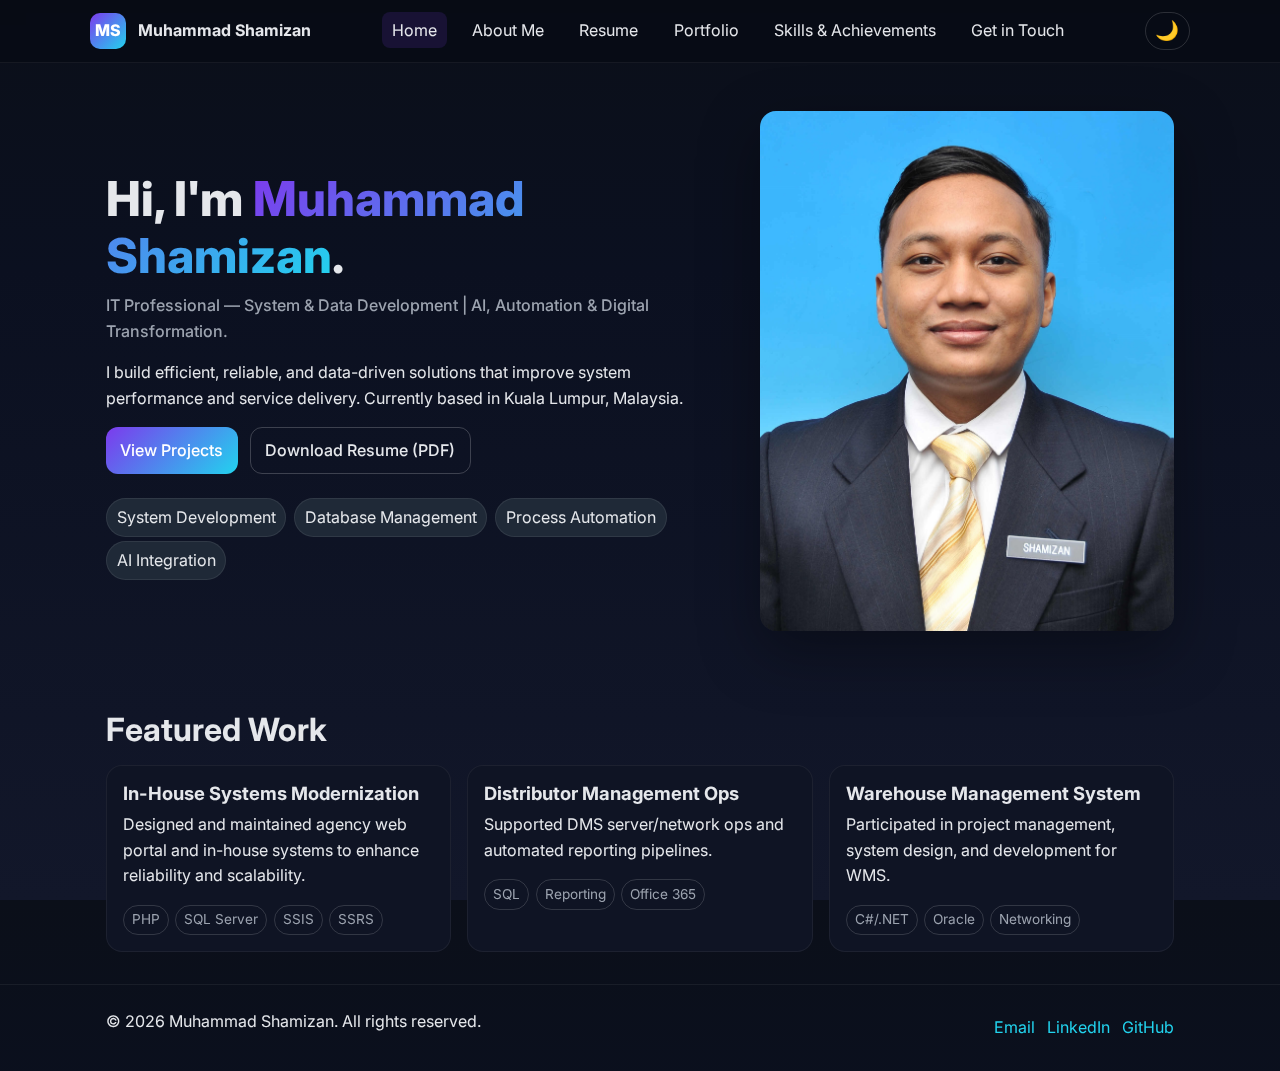
<file: index.html>
<!doctype html>
<html lang="en">
<head>
  <meta charset="utf-8" />
  <meta name="viewport" content="width=device-width, initial-scale=1" />
  <title>Home · Muhammad Shamizan</title>
  <meta name="description" content="Personal website and portfolio of Muhammad Shamizan Kamarudin — IT professional focused on system & data development, AI, automation and digital transformation." />
  <link rel="preconnect" href="https://fonts.googleapis.com">
  <link rel="preconnect" href="https://fonts.gstatic.com" crossorigin>
  <link href="https://fonts.googleapis.com/css2?family=Inter:wght@400;500;600;700;800&display=swap" rel="stylesheet">
  <link rel="stylesheet" href="assets/css/style.css" />
</head>
<body>
<a class="skip-link" href="#content">Skip to content</a>
<header class="site-header">
  <div class="container header-inner">
    <a class="brand" href="index.html" aria-label="Home">
      <span class="brand-logo" aria-hidden="true">MS</span>
      <span class="brand-text">Muhammad Shamizan</span>
    </a>
    <button class="nav-toggle" aria-controls="nav" aria-expanded="false">
      <span class="sr-only">Toggle navigation</span>
      ☰
    </button>
    <nav id="nav" class="site-nav" aria-label="Main navigation">
      <ul>
        <li><a href="index.html">Home</a></li>
        <li><a href="about.html">About Me</a></li>
        <li><a href="resume.html">Resume</a></li>
        <li><a href="portfolio.html">Portfolio</a></li>
        <li><a href="skills.html">Skills &amp; Achievements</a></li>
        <li><a href="contact.html">Get in Touch</a></li>
      </ul>
    </nav>
    <button id="theme-toggle" class="theme-toggle" aria-label="Toggle dark mode">🌓</button>
  </div>
</header>
<main id="content" tabindex="-1">

<section class="hero">
  <div class="container grid-2">
    <div>
      <h1 class="headline">Hi, I'm <span class="accent">Muhammad Shamizan</span>.</h1>
      <p class="subhead">IT Professional — System &amp; Data Development | AI, Automation &amp; Digital Transformation.</p>
      <p>I build efficient, reliable, and data-driven solutions that improve system performance and service delivery. Currently based in Kuala Lumpur, Malaysia.</p>
      <div class="cta">
        <a class="btn primary" href="portfolio.html">View Projects</a>
        <a class="btn" href="assets/docs/Muhammad-Shamizan-Resume.pdf" download>Download Resume (PDF)</a>
      </div>
      <div class="highlights" role="list" aria-label="Key strengths">
        <div class="pill" role="listitem">System Development</div>
        <div class="pill" role="listitem">Database Management</div>
        <div class="pill" role="listitem">Process Automation</div>
        <div class="pill" role="listitem">AI Integration</div>
      </div>
    </div>
    <div>
      <img class="hero-img" src="assets/img/profile.jpg" alt="Profile placeholder illustration" />
    </div>
  </div>
</section>

<section class="featured">
  <div class="container">
    <h2>Featured Work</h2>
    <div class="cards">
      <article class="card">
        <h3>In-House Systems Modernization</h3>
        <p>Designed and maintained agency web portal and in-house systems to enhance reliability and scalability.</p>
        <ul class="tags"><li>PHP</li><li>SQL Server</li><li>SSIS</li><li>SSRS</li></ul>
      </article>
      <article class="card">
        <h3>Distributor Management Ops</h3>
        <p>Supported DMS server/network ops and automated reporting pipelines.</p>
        <ul class="tags"><li>SQL</li><li>Reporting</li><li>Office 365</li></ul>
      </article>
      <article class="card">
        <h3>Warehouse Management System</h3>
        <p>Participated in project management, system design, and development for WMS.</p>
        <ul class="tags"><li>C#/.NET</li><li>Oracle</li><li>Networking</li></ul>
      </article>
    </div>
  </div>
</section>

</main>
<footer class="site-footer">
  <div class="container footer-inner">
    <p>&copy; <span id="year"></span> Muhammad Shamizan. All rights reserved.</p>
    <ul class="social">
      <li><a href="mailto:shamizan@oum.edu.my">Email</a></li>
      <li><a href="https://www.linkedin.com/in/shamizan" rel="noopener">LinkedIn</a></li>
      <li><a href="https://github.com/shamizann" rel="noopener">GitHub</a></li>
    </ul>
  </div>
</footer>
<script src="assets/js/main.js"></script>
</body>
</html>
</file>
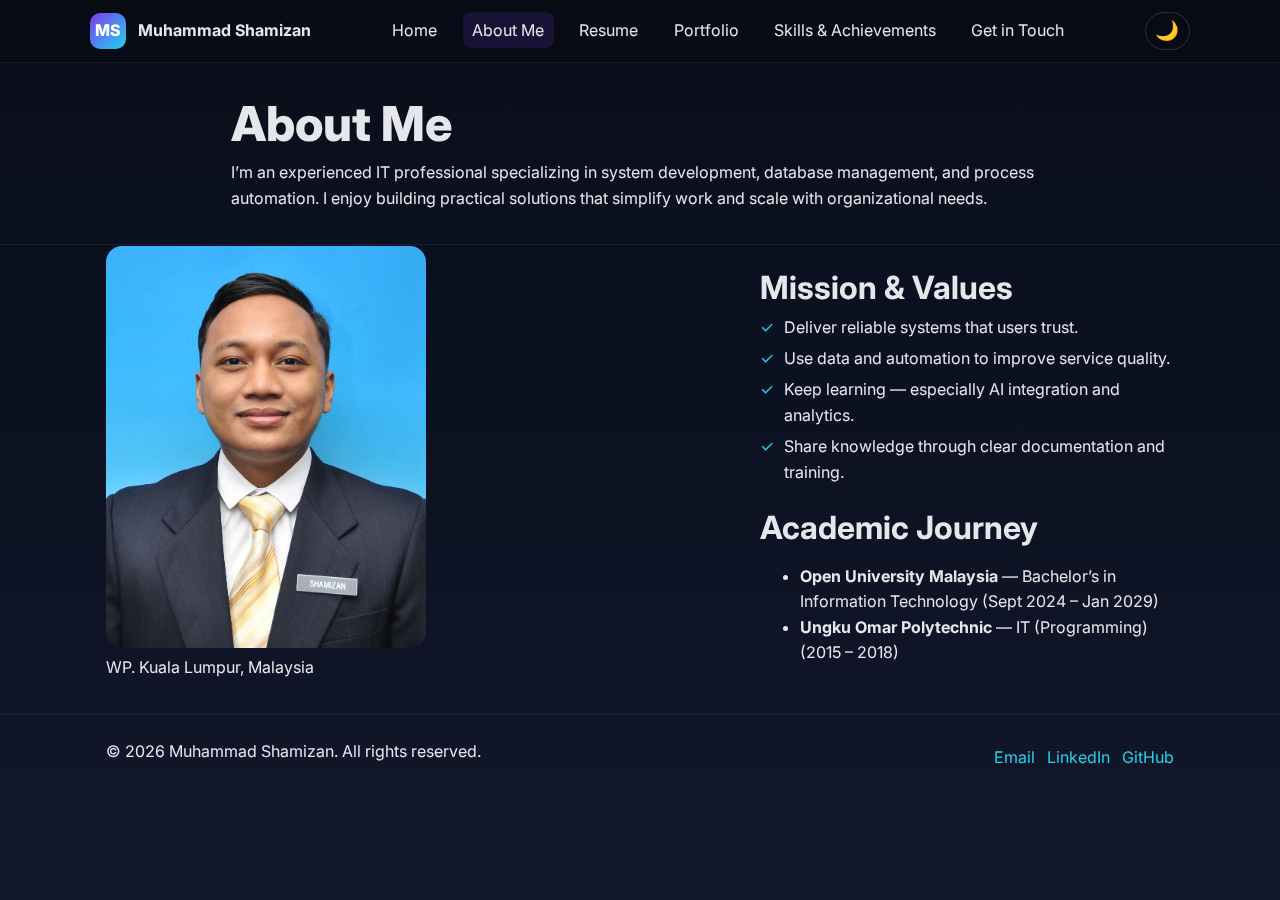
<file: about.html>
<!doctype html>
<html lang="en">
<head>
  <meta charset="utf-8" />
  <meta name="viewport" content="width=device-width, initial-scale=1" />
  <title>About Me · Muhammad Shamizan</title>
  <meta name="description" content="Personal website and portfolio of Muhammad Shamizan Kamarudin — IT professional focused on system & data development, AI, automation and digital transformation." />
  <link rel="preconnect" href="https://fonts.googleapis.com">
  <link rel="preconnect" href="https://fonts.gstatic.com" crossorigin>
  <link href="https://fonts.googleapis.com/css2?family=Inter:wght@400;500;600;700;800&display=swap" rel="stylesheet">
  <link rel="stylesheet" href="assets/css/style.css" />
</head>
<body>
<a class="skip-link" href="#content">Skip to content</a>
<header class="site-header">
  <div class="container header-inner">
    <a class="brand" href="index.html" aria-label="Home">
      <span class="brand-logo" aria-hidden="true">MS</span>
      <span class="brand-text">Muhammad Shamizan</span>
    </a>
    <button class="nav-toggle" aria-controls="nav" aria-expanded="false">
      <span class="sr-only">Toggle navigation</span>
      ☰
    </button>
    <nav id="nav" class="site-nav" aria-label="Main navigation">
      <ul>
        <li><a href="index.html">Home</a></li>
        <li><a href="about.html">About Me</a></li>
        <li><a href="resume.html">Resume</a></li>
        <li><a href="portfolio.html">Portfolio</a></li>
        <li><a href="skills.html">Skills &amp; Achievements</a></li>
        <li><a href="contact.html">Get in Touch</a></li>
      </ul>
    </nav>
    <button id="theme-toggle" class="theme-toggle" aria-label="Toggle dark mode">🌓</button>
  </div>
</header>
<main id="content" tabindex="-1">

<section class="page-header">
  <div class="container narrow">
    <h1>About Me</h1>
    <p class="lede">I’m an experienced IT professional specializing in system development, database management, and process automation. I enjoy building practical solutions that simplify work and scale with organizational needs.</p>
  </div>
</section>

<section class="about grid-2 container">
  <figure class="profile">
    <img src="assets/img/profile.jpg" alt="Professional headshot of Muhammad Shamizan" />
    <figcaption>WP. Kuala Lumpur, Malaysia</figcaption>
  </figure>
  <div>
    <h2>Mission &amp; Values</h2>
    <ul class="checklist">
      <li>Deliver reliable systems that users trust.</li>
      <li>Use data and automation to improve service quality.</li>
      <li>Keep learning — especially AI integration and analytics.</li>
      <li>Share knowledge through clear documentation and training.</li>
    </ul>
    <h2>Academic Journey</h2>
    <ul>
      <li><strong>Open University Malaysia</strong> — Bachelor’s in Information Technology (Sept 2024 – Jan 2029)</li>
      <li><strong>Ungku Omar Polytechnic</strong> — IT (Programming) (2015 – 2018)</li>
    </ul>
  </div>
</section>

</main>
<footer class="site-footer">
  <div class="container footer-inner">
    <p>&copy; <span id="year"></span> Muhammad Shamizan. All rights reserved.</p>
    <ul class="social">
      <li><a href="mailto:shamizan@oum.edu.my">Email</a></li>
      <li><a href="https://www.linkedin.com/in/shamizan" rel="noopener">LinkedIn</a></li>
      <li><a href="https://github.com/shamizann" rel="noopener">GitHub</a></li>
    </ul>
  </div>
</footer>
<script src="assets/js/main.js"></script>
</body>
</html>
</file>
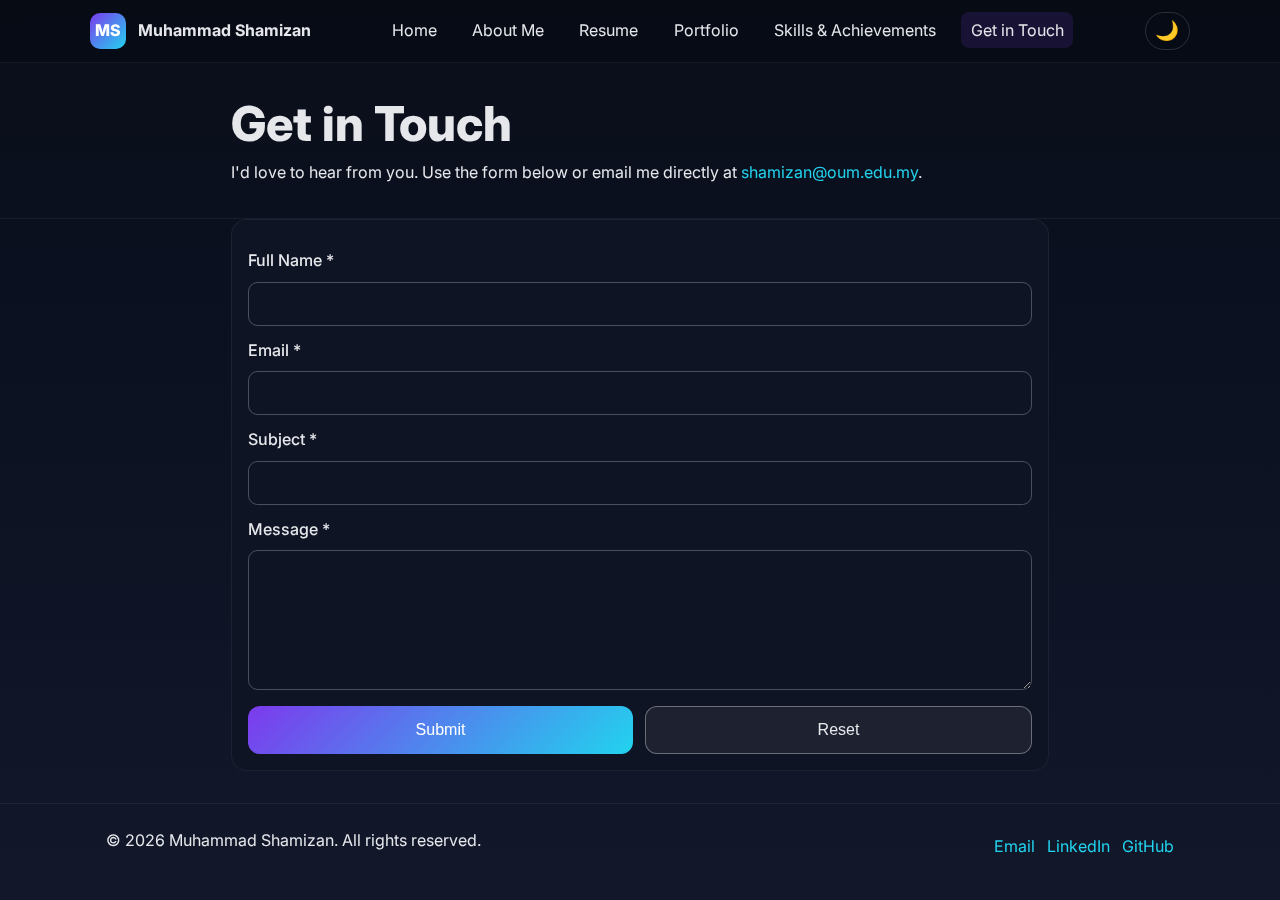
<file: contact.html>
<!doctype html>
<html lang="en">
<head>
  <meta charset="utf-8" />
  <meta name="viewport" content="width=device-width, initial-scale=1" />
  <title>Get in Touch · Muhammad Shamizan</title>
  <meta name="description" content="Personal website and portfolio of Muhammad Shamizan Kamarudin — IT professional focused on system & data development, AI, automation and digital transformation." />
  <link rel="preconnect" href="https://fonts.googleapis.com">
  <link rel="preconnect" href="https://fonts.gstatic.com" crossorigin>
  <link href="https://fonts.googleapis.com/css2?family=Inter:wght@400;500;600;700;800&display=swap" rel="stylesheet">
  <link rel="stylesheet" href="assets/css/style.css" />
</head>
<body>
<a class="skip-link" href="#content">Skip to content</a>
<header class="site-header">
  <div class="container header-inner">
    <a class="brand" href="index.html" aria-label="Home">
      <span class="brand-logo" aria-hidden="true">MS</span>
      <span class="brand-text">Muhammad Shamizan</span>
    </a>
    <button class="nav-toggle" aria-controls="nav" aria-expanded="false">
      <span class="sr-only">Toggle navigation</span>
      ☰
    </button>
    <nav id="nav" class="site-nav" aria-label="Main navigation">
      <ul>
        <li><a href="index.html">Home</a></li>
        <li><a href="about.html">About Me</a></li>
        <li><a href="resume.html">Resume</a></li>
        <li><a href="portfolio.html">Portfolio</a></li>
        <li><a href="skills.html">Skills &amp; Achievements</a></li>
        <li><a href="contact.html">Get in Touch</a></li>
      </ul>
    </nav>
    <button id="theme-toggle" class="theme-toggle" aria-label="Toggle dark mode">🌓</button>
  </div>
</header>
<main id="content" tabindex="-1">

<section class="page-header">
  <div class="container narrow">
    <h1>Get in Touch</h1>
    <p>I'd love to hear from you. Use the form below or email me directly at <a href="mailto:shamizan@oum.edu.my">shamizan@oum.edu.my</a>.</p>
  </div>
</section>

<section class="container narrow">
  <form class="contact-form" aria-describedby="contact-hint" action="#" method="post" novalidate>
    <p id="contact-hint" class="sr-only">Fields marked * are required.</p>
    <div class="field">
      <label for="name">Full Name *</label>
      <input id="name" name="name" type="text" required />
    </div>
    <div class="field">
      <label for="email">Email *</label>
      <input id="email" name="email" type="email" required />
    </div>
    <div class="field">
      <label for="subject">Subject *</label>
      <input id="subject" name="subject" type="text" required />
    </div>
    <div class="field">
      <label for="message">Message *</label>
      <textarea id="message" name="message" rows="6" required></textarea>
    </div>
    <div class="actions">
      <button type="submit" class="btn primary">Submit</button>
      <button type="reset" class="btn">Reset</button>
    </div>
  </form>
</section>

</main>
<footer class="site-footer">
  <div class="container footer-inner">
    <p>&copy; <span id="year"></span> Muhammad Shamizan. All rights reserved.</p>
    <ul class="social">
      <li><a href="mailto:shamizan@oum.edu.my">Email</a></li>
      <li><a href="https://www.linkedin.com/in/shamizan" rel="noopener">LinkedIn</a></li>
      <li><a href="https://github.com/shamizann" rel="noopener">GitHub</a></li>
    </ul>
  </div>
</footer>
<script src="assets/js/main.js"></script>
</body>
</html>
</file>
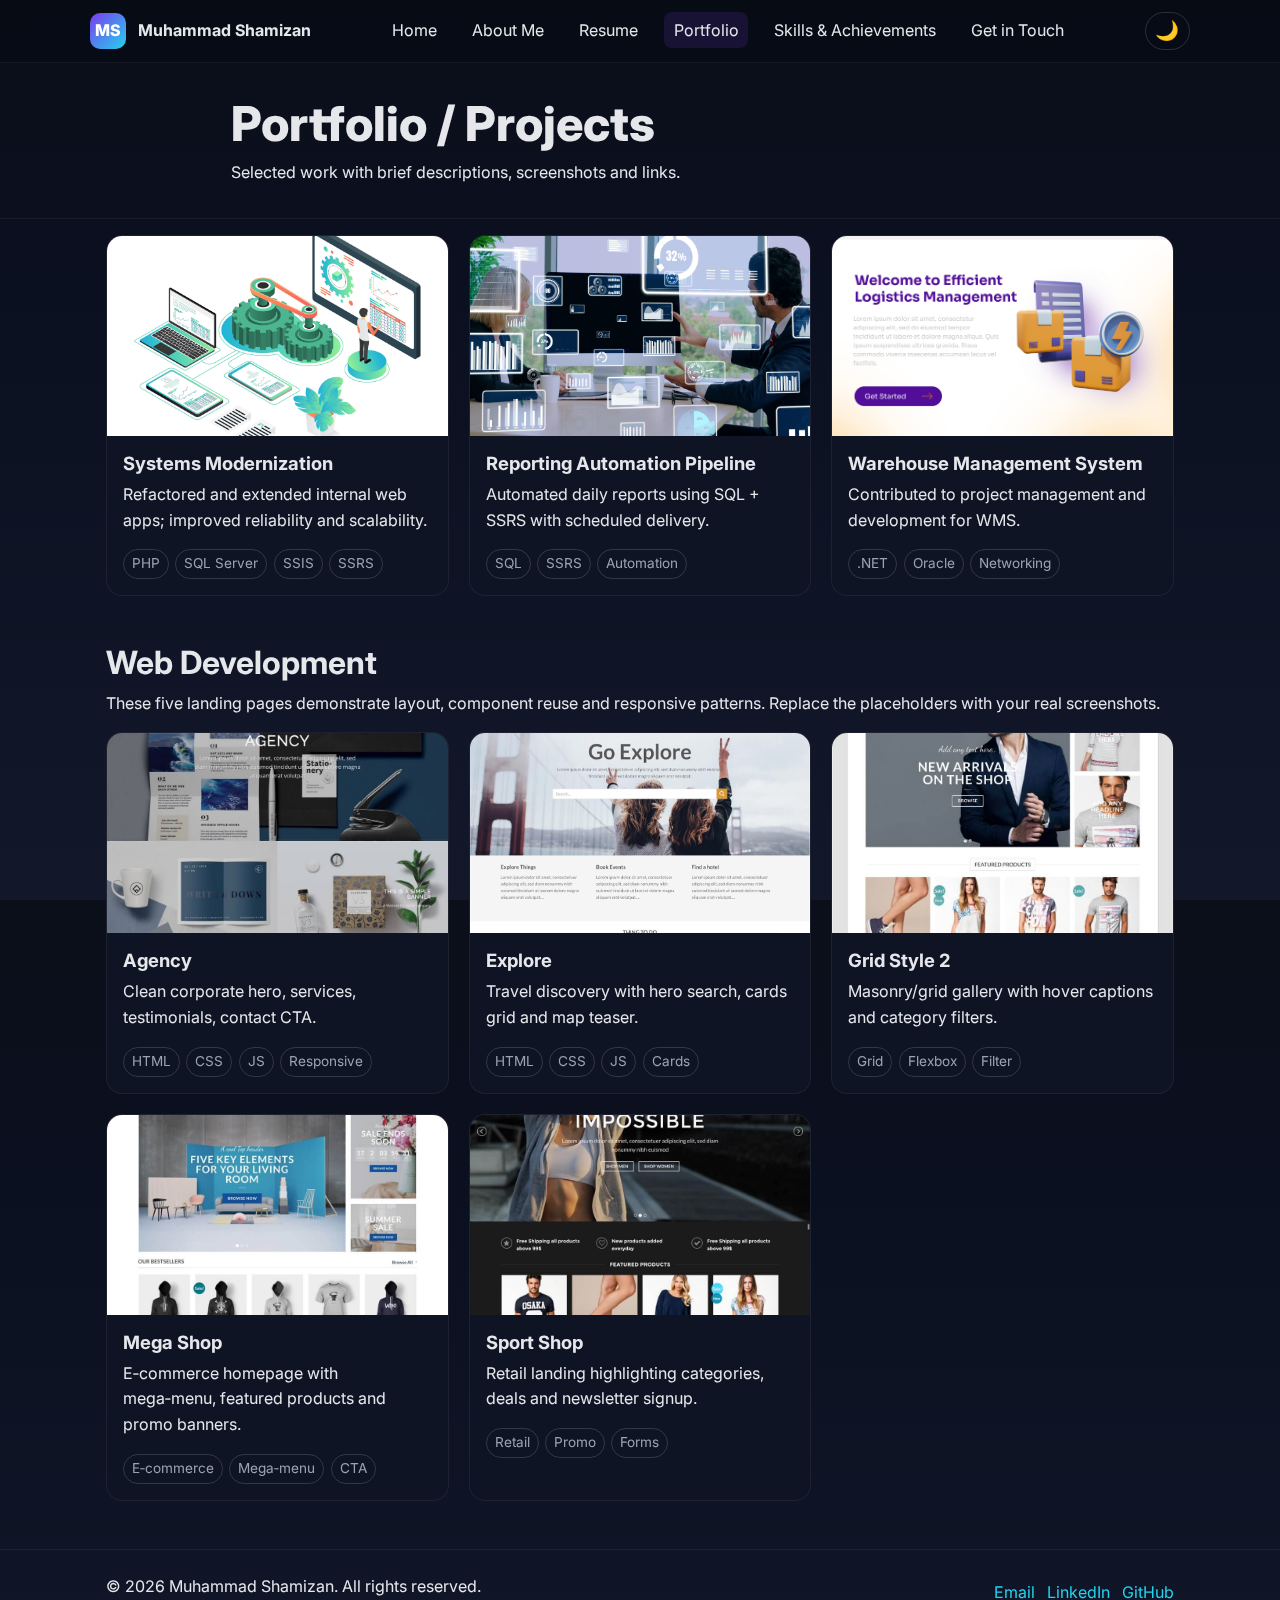
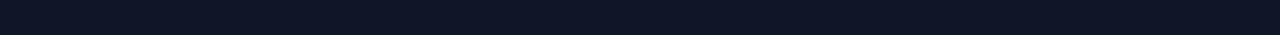
<file: portfolio.html>
<!doctype html>
<html lang="en">
<head>
  <meta charset="utf-8" />
  <meta name="viewport" content="width=device-width, initial-scale=1" />
  <title>Portfolio / Projects · Muhammad Shamizan</title>
  <meta name="description" content="Personal website and portfolio of Muhammad Shamizan Kamarudin — IT professional focused on system & data development, AI, automation and digital transformation." />
  <link rel="preconnect" href="https://fonts.googleapis.com">
  <link rel="preconnect" href="https://fonts.gstatic.com" crossorigin>
  <link href="https://fonts.googleapis.com/css2?family=Inter:wght@400;500;600;700;800&display=swap" rel="stylesheet">
  <link rel="stylesheet" href="assets/css/style.css" />
  <script>
    // Prevent flash of unstyled theme - Dark mode default
    (function() {
      const theme = localStorage.getItem('theme') || 'dark';
      if (theme === 'light') {
        document.documentElement.classList.add('light');
      }
    })();
  </script>
</head>
<body>
<a class="skip-link" href="#content">Skip to content</a>
<header class="site-header">
  <div class="container header-inner">
    <a class="brand" href="index.html" aria-label="Home">
      <span class="brand-logo" aria-hidden="true">MS</span>
      <span class="brand-text">Muhammad Shamizan</span>
    </a>
    <button class="nav-toggle" aria-controls="nav" aria-expanded="false">
      <span class="sr-only">Toggle navigation</span>
      ☰
    </button>
    <nav id="nav" class="site-nav" aria-label="Main navigation">
      <ul>
        <li><a href="index.html">Home</a></li>
        <li><a href="about.html">About Me</a></li>
        <li><a href="resume.html">Resume</a></li>
        <li><a href="portfolio.html">Portfolio</a></li>
        <li><a href="skills.html">Skills &amp; Achievements</a></li>
        <li><a href="contact.html">Get in Touch</a></li>
      </ul>
    </nav>
    <button id="theme-toggle" class="theme-toggle" aria-label="Toggle dark mode">🌓</button>
  </div>
</header>
<main id="content" tabindex="-1">

<section class="page-header">
  <div class="container narrow">
    <h1>Portfolio / Projects</h1>
    <p>Selected work with brief descriptions, screenshots and links.</p>
  </div>
</section>

<section class="container projects grid-3">
  <article class="project-card">
    <img src="assets/img/projects/seo_analysis.jpg" alt="Screenshot of Systems Modernization project" />
    <div class="project-body">
      <h3>Systems Modernization</h3>
      <p>Refactored and extended internal web apps; improved reliability and scalability.</p>
      <ul class="tags"><li>PHP</li><li>SQL Server</li><li>SSIS</li><li>SSRS</li></ul>
    </div>
  </article>
  <article class="project-card">
    <img src="assets/img/projects/reporting.jpg" alt="Screenshot of Reporting Automation Pipeline project" />
    <div class="project-body">
      <h3>Reporting Automation Pipeline</h3>
      <p>Automated daily reports using SQL + SSRS with scheduled delivery.</p>
      <ul class="tags"><li>SQL</li><li>SSRS</li><li>Automation</li></ul>
    </div>
  </article>
  <article class="project-card">
    <img src="assets/img/projects/warehouse-ms.jpg" alt="Screenshot of Warehouse Management System project" />
    <div class="project-body">
      <h3>Warehouse Management System</h3>
      <p>Contributed to project management and development for WMS.</p>
      <ul class="tags"><li>.NET</li><li>Oracle</li><li>Networking</li></ul>
    </div>
  </article>
</section>

<section class="container">
  <h2>Web Development</h2>
  <p>These five landing pages demonstrate layout, component reuse and responsive patterns. Replace the placeholders with your real screenshots.</p>
  <div class="projects grid-3">
    <article class="project-card">
      <img src="assets/img/projects/agency.jpg" alt="Agency — Corporate Landing Page" />
      <div class="project-body">
        <h3>Agency</h3>
        <p>Clean corporate hero, services, testimonials, contact CTA.</p>
        <ul class="tags"><li>HTML</li><li>CSS</li><li>JS</li><li>Responsive</li></ul>
      </div>
    </article>
    <article class="project-card">
      <img src="assets/img/projects/explore.jpg" alt="Explore — Travel &amp; Destinations" />
      <div class="project-body">
        <h3>Explore</h3>
        <p>Travel discovery with hero search, cards grid and map teaser.</p>
        <ul class="tags"><li>HTML</li><li>CSS</li><li>JS</li><li>Cards</li></ul>
      </div>
    </article>
    <article class="project-card">
      <img src="assets/img/projects/grid-style-2.jpg" alt="Grid Style 2 — Gallery Layout" />
      <div class="project-body">
        <h3>Grid Style 2</h3>
        <p>Masonry/grid gallery with hover captions and category filters.</p>
        <ul class="tags"><li>Grid</li><li>Flexbox</li><li>Filter</li></ul>
      </div>
    </article>
    <article class="project-card">
      <img src="assets/img/projects/mega-shop.jpg" alt="Mega Shop — E‑commerce Home" />
      <div class="project-body">
        <h3>Mega Shop</h3>
        <p>E‑commerce homepage with mega‑menu, featured products and promo banners.</p>
        <ul class="tags"><li>E‑commerce</li><li>Mega‑menu</li><li>CTA</li></ul>
      </div>
    </article>
    <article class="project-card">
      <img src="assets/img/projects/sport-shop.jpg" alt="Sport Shop — Retail Landing" />
      <div class="project-body">
        <h3>Sport Shop</h3>
        <p>Retail landing highlighting categories, deals and newsletter signup.</p>
        <ul class="tags"><li>Retail</li><li>Promo</li><li>Forms</li></ul>
      </div>
    </article>
  </div>
</section>

</main>
<footer class="site-footer">
  <div class="container footer-inner">
    <p>&copy; <span id="year"></span> Muhammad Shamizan. All rights reserved.</p>
    <ul class="social">
      <li><a href="mailto:shamizan@oum.edu.my">Email</a></li>
      <li><a href="https://www.linkedin.com/in/shamizan" rel="noopener">LinkedIn</a></li>
      <li><a href="https://github.com/shamizann" rel="noopener">GitHub</a></li>
    </ul>
  </div>
</footer>
<script src="assets/js/main.js"></script>
</body>
</html>
</file>
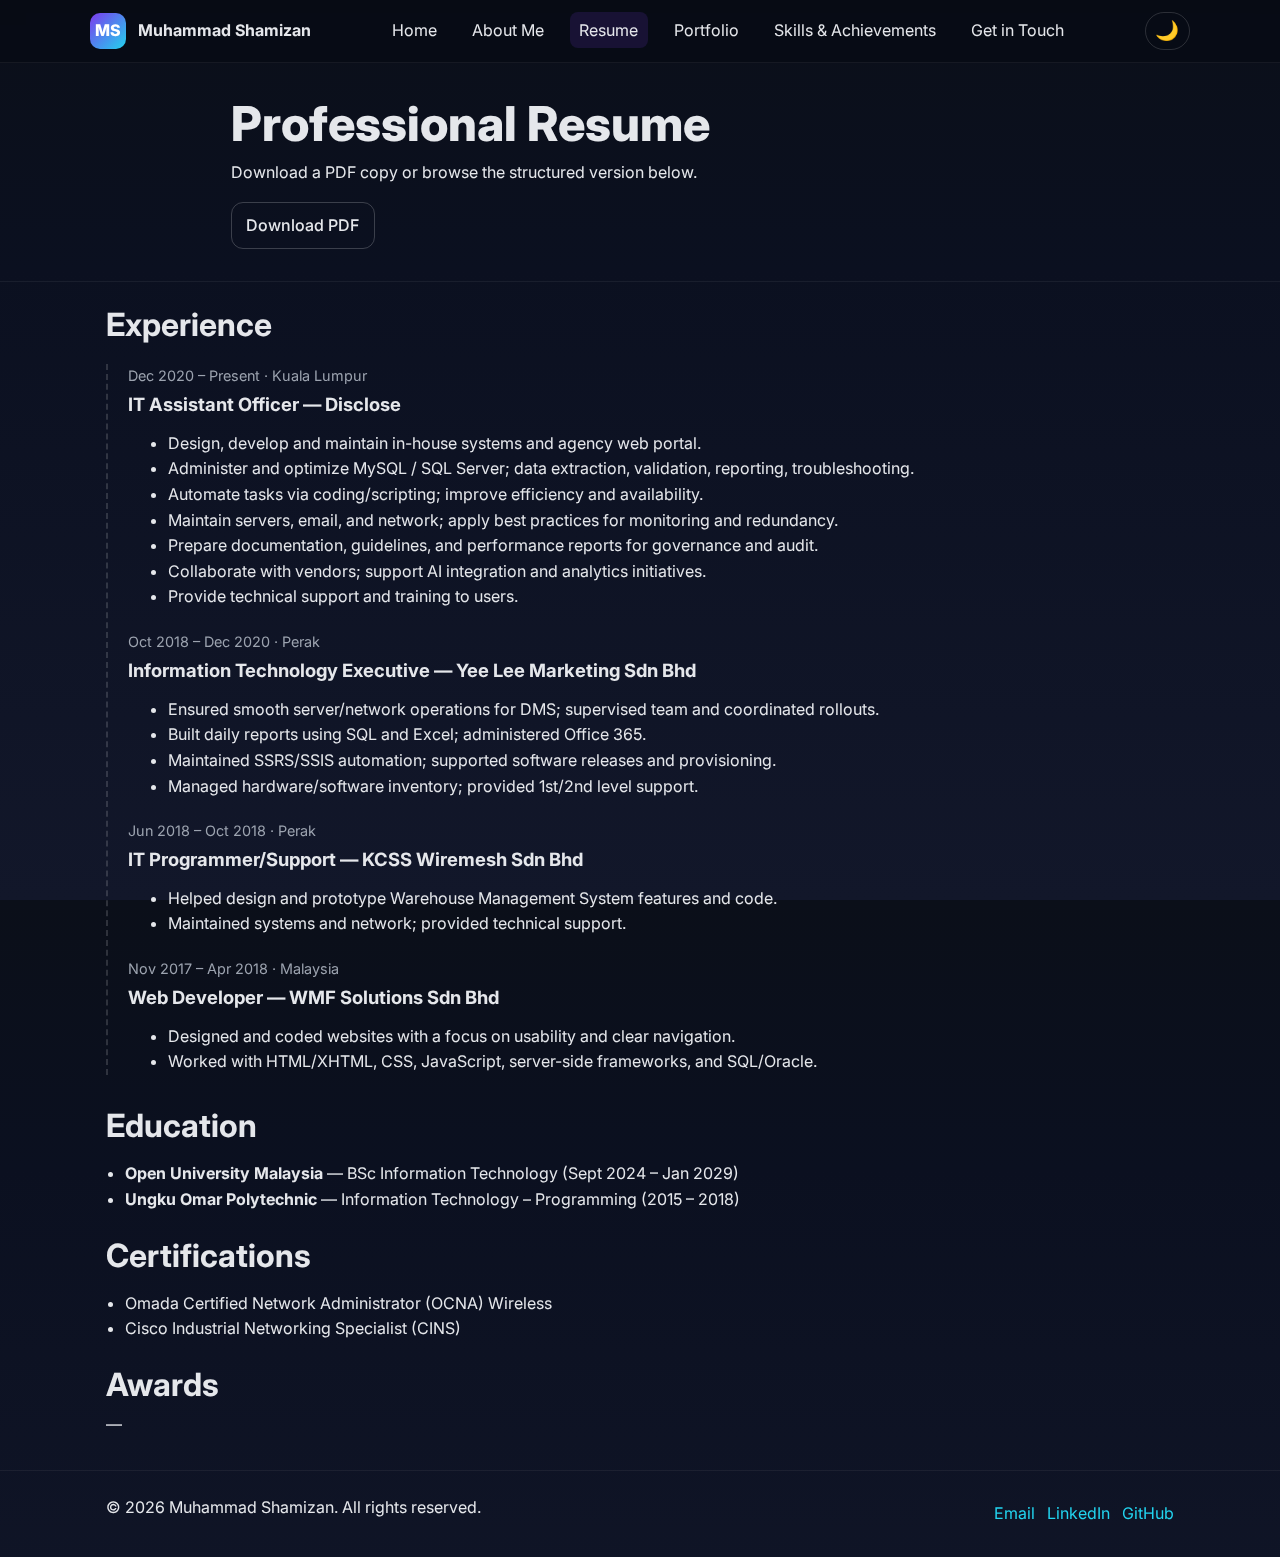
<file: resume.html>
<!doctype html>
<html lang="en">
<head>
  <meta charset="utf-8" />
  <meta name="viewport" content="width=device-width, initial-scale=1" />
  <title>Professional Resume · Muhammad Shamizan</title>
  <meta name="description" content="Personal website and portfolio of Muhammad Shamizan Kamarudin — IT professional focused on system & data development, AI, automation and digital transformation." />
  <link rel="preconnect" href="https://fonts.googleapis.com">
  <link rel="preconnect" href="https://fonts.gstatic.com" crossorigin>
  <link href="https://fonts.googleapis.com/css2?family=Inter:wght@400;500;600;700;800&display=swap" rel="stylesheet">
  <link rel="stylesheet" href="assets/css/style.css" />
</head>
<body>
<a class="skip-link" href="#content">Skip to content</a>
<header class="site-header">
  <div class="container header-inner">
    <a class="brand" href="index.html" aria-label="Home">
      <span class="brand-logo" aria-hidden="true">MS</span>
      <span class="brand-text">Muhammad Shamizan</span>
    </a>
    <button class="nav-toggle" aria-controls="nav" aria-expanded="false">
      <span class="sr-only">Toggle navigation</span>
      ☰
    </button>
    <nav id="nav" class="site-nav" aria-label="Main navigation">
      <ul>
        <li><a href="index.html">Home</a></li>
        <li><a href="about.html">About Me</a></li>
        <li><a href="resume.html">Resume</a></li>
        <li><a href="portfolio.html">Portfolio</a></li>
        <li><a href="skills.html">Skills &amp; Achievements</a></li>
        <li><a href="contact.html">Get in Touch</a></li>
      </ul>
    </nav>
    <button id="theme-toggle" class="theme-toggle" aria-label="Toggle dark mode">🌓</button>
  </div>
</header>
<main id="content" tabindex="-1">

<section class="page-header">
  <div class="container narrow">
    <h1>Professional Resume</h1>
    <p>Download a PDF copy or browse the structured version below.</p>
    <p><a class="btn" href="assets/docs/Muhammad-Shamizan-Resume.pdf" download>Download PDF</a></p>
  </div>
</section>

<section class="container resume">
  <h2>Experience</h2>
  <article class="timeline">
    <div class="entry">
      <div class="when">Dec 2020 – Present · Kuala Lumpur</div>
      <h3>IT Assistant Officer — Disclose</h3>
      <ul>
        <li>Design, develop and maintain in-house systems and agency web portal.</li>
        <li>Administer and optimize MySQL / SQL Server; data extraction, validation, reporting, troubleshooting.</li>
        <li>Automate tasks via coding/scripting; improve efficiency and availability.</li>
        <li>Maintain servers, email, and network; apply best practices for monitoring and redundancy.</li>
        <li>Prepare documentation, guidelines, and performance reports for governance and audit.</li>
        <li>Collaborate with vendors; support AI integration and analytics initiatives.</li>
        <li>Provide technical support and training to users.</li>
      </ul>
    </div>
    <div class="entry">
      <div class="when">Oct 2018 – Dec 2020 · Perak</div>
      <h3>Information Technology Executive — Yee Lee Marketing Sdn Bhd</h3>
      <ul>
        <li>Ensured smooth server/network operations for DMS; supervised team and coordinated rollouts.</li>
        <li>Built daily reports using SQL and Excel; administered Office 365.</li>
        <li>Maintained SSRS/SSIS automation; supported software releases and provisioning.</li>
        <li>Managed hardware/software inventory; provided 1st/2nd level support.</li>
      </ul>
    </div>
    <div class="entry">
      <div class="when">Jun 2018 – Oct 2018 · Perak</div>
      <h3>IT Programmer/Support — KCSS Wiremesh Sdn Bhd</h3>
      <ul>
        <li>Helped design and prototype Warehouse Management System features and code.</li>
        <li>Maintained systems and network; provided technical support.</li>
      </ul>
    </div>
    <div class="entry">
      <div class="when">Nov 2017 – Apr 2018 · Malaysia</div>
      <h3>Web Developer — WMF Solutions Sdn Bhd</h3>
      <ul>
        <li>Designed and coded websites with a focus on usability and clear navigation.</li>
        <li>Worked with HTML/XHTML, CSS, JavaScript, server-side frameworks, and SQL/Oracle.</li>
      </ul>
    </div>
  </article>

  <h2>Education</h2>
  <ul class="kv">
    <li><strong>Open University Malaysia</strong> — BSc Information Technology (Sept 2024 – Jan 2029)</li>
    <li><strong>Ungku Omar Polytechnic</strong> — Information Technology – Programming (2015 – 2018)</li>
  </ul>

  <h2>Certifications</h2>
  <ul class="kv">
    <li>Omada Certified Network Administrator (OCNA) Wireless</li>
    <li>Cisco Industrial Networking Specialist (CINS)</li>
  </ul>

  <h2>Awards</h2>
  <p>—</p>
</section>

</main>
<footer class="site-footer">
  <div class="container footer-inner">
    <p>&copy; <span id="year"></span> Muhammad Shamizan. All rights reserved.</p>
    <ul class="social">
      <li><a href="mailto:shamizan@oum.edu.my">Email</a></li>
      <li><a href="https://www.linkedin.com/in/shamizan" rel="noopener">LinkedIn</a></li>
      <li><a href="https://github.com/shamizann" rel="noopener">GitHub</a></li>
    </ul>
  </div>
</footer>
<script src="assets/js/main.js"></script>
</body>
</html>
</file>
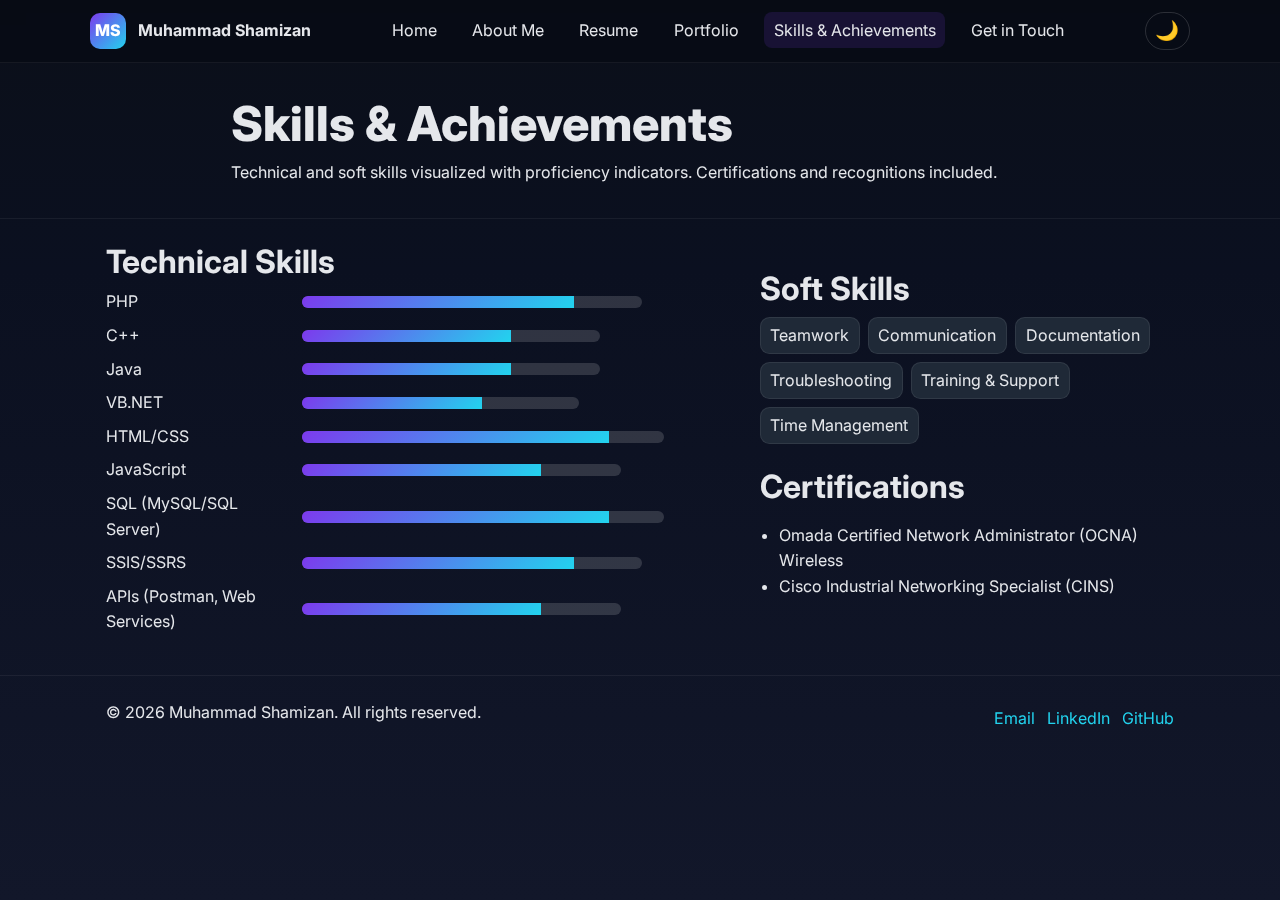
<file: skills.html>
<!doctype html>
<html lang="en">
<head>
  <meta charset="utf-8" />
  <meta name="viewport" content="width=device-width, initial-scale=1" />
  <title>Skills & Achievements · Muhammad Shamizan</title>
  <meta name="description" content="Personal website and portfolio of Muhammad Shamizan Kamarudin — IT professional focused on system & data development, AI, automation and digital transformation." />
  <link rel="preconnect" href="https://fonts.googleapis.com">
  <link rel="preconnect" href="https://fonts.gstatic.com" crossorigin>
  <link href="https://fonts.googleapis.com/css2?family=Inter:wght@400;500;600;700;800&display=swap" rel="stylesheet">
  <link rel="stylesheet" href="assets/css/style.css" />
  <script>
    // Prevent flash of unstyled theme - Dark mode default
    (function() {
      const theme = localStorage.getItem('theme') || 'dark';
      if (theme === 'light') {
        document.documentElement.classList.add('light');
      }
    })();
  </script>
</head>
<body>
<a class="skip-link" href="#content">Skip to content</a>
<header class="site-header">
  <div class="container header-inner">
    <a class="brand" href="index.html" aria-label="Home">
      <span class="brand-logo" aria-hidden="true">MS</span>
      <span class="brand-text">Muhammad Shamizan</span>
    </a>
    <button class="nav-toggle" aria-controls="nav" aria-expanded="false">
      <span class="sr-only">Toggle navigation</span>
      ☰
    </button>
    <nav id="nav" class="site-nav" aria-label="Main navigation">
      <ul>
        <li><a href="index.html">Home</a></li>
        <li><a href="about.html">About Me</a></li>
        <li><a href="resume.html">Resume</a></li>
        <li><a href="portfolio.html">Portfolio</a></li>
        <li><a href="skills.html">Skills &amp; Achievements</a></li>
        <li><a href="contact.html">Get in Touch</a></li>
      </ul>
    </nav>
    <button id="theme-toggle" class="theme-toggle" aria-label="Toggle dark mode">🌓</button>
  </div>
</header>
<main id="content" tabindex="-1">

<section class="page-header">
  <div class="container narrow">
    <h1>Skills &amp; Achievements</h1>
    <p>Technical and soft skills visualized with proficiency indicators. Certifications and recognitions included.</p>
  </div>
</section>

<section class="container grid-2">
  <div>
    <h2>Technical Skills</h2>
    <div class="skill"><span>PHP</span><div class="bar" data-level="80"></div></div>
    <div class="skill"><span>C++</span><div class="bar" data-level="70"></div></div>
    <div class="skill"><span>Java</span><div class="bar" data-level="70"></div></div>
    <div class="skill"><span>VB.NET</span><div class="bar" data-level="65"></div></div>
    <div class="skill"><span>HTML/CSS</span><div class="bar" data-level="85"></div></div>
    <div class="skill"><span>JavaScript</span><div class="bar" data-level="75"></div></div>
    <div class="skill"><span>SQL (MySQL/SQL Server)</span><div class="bar" data-level="85"></div></div>
    <div class="skill"><span>SSIS/SSRS</span><div class="bar" data-level="80"></div></div>
    <div class="skill"><span>APIs (Postman, Web Services)</span><div class="bar" data-level="75"></div></div>
  </div>
  <div>
    <h2>Soft Skills</h2>
    <ul class="badges">
      <li>Teamwork</li>
      <li>Communication</li>
      <li>Documentation</li>
      <li>Troubleshooting</li>
      <li>Training &amp; Support</li>
      <li>Time Management</li>
    </ul>

    <h2>Certifications</h2>
    <ul class="kv">
      <li>Omada Certified Network Administrator (OCNA) Wireless</li>
      <li>Cisco Industrial Networking Specialist (CINS)</li>
    </ul>
  </div>
</section>

</main>
<footer class="site-footer">
  <div class="container footer-inner">
    <p>&copy; <span id="year"></span> Muhammad Shamizan. All rights reserved.</p>
    <ul class="social">
      <li><a href="mailto:shamizan@oum.edu.my">Email</a></li>
      <li><a href="https://www.linkedin.com/in/shamizan" rel="noopener">LinkedIn</a></li>
      <li><a href="https://github.com/shamizann" rel="noopener">GitHub</a></li>
    </ul>
  </div>
</footer>
<script src="assets/js/main.js"></script>
</body>
</html>
</file>
<file: assets/css/style.css>
:root{
  --bg: #0b0f19;
  --surface: #12172a;
  --text: #e5e7eb;
  --muted: #9ca3af;
  --accent: #7c3aed;
  --accent-2: #22d3ee;
  --card: #0f1424;
  --pill: #1f2937;
  --ring: rgba(124,58,237,.35);
  color-scheme: dark;
}

:root.light {
  --bg: #ffffff;
  --surface: #f4f6fb;
  --text: #0f172a;
  --muted: #475569;
  --accent: #7c3aed;
  --accent-2: #0ea5e9;
  --card: #ffffff;
  --pill: #e5e7eb;
  --ring: rgba(14,165,233,.35);
  color-scheme: light;
}

/* System preference support */
@media (prefers-color-scheme: light) {
  :root {
    color-scheme: light dark;
  }
}

*{box-sizing:border-box}
html,body{height:100%}
body{
  margin:0;
  font-family: Inter, system-ui, -apple-system, Segoe UI, Roboto, Arial, sans-serif;
  color:var(--text);
  background:linear-gradient(180deg,var(--bg),#0b1020 30%, var(--surface) 100%);
  line-height:1.6;
  transition: background-color 0.3s ease, color 0.3s ease;
}
/* Light mode should use a light-only background to avoid dark banding behind dark text */
:root.light body{
  background:linear-gradient(180deg, var(--bg), var(--surface) 100%);
}
.container{max-width:1100px;margin:0 auto;padding:0 1rem}
.narrow{max-width:850px}
.grid-2{display:grid;grid-template-columns:1.2fr .8fr;gap:2rem;align-items:center}
.grid-3{display:grid;grid-template-columns:repeat(3,1fr);gap:1.25rem}

/* Tablet breakpoint */
@media (max-width:1024px){
  .grid-2{grid-template-columns:1fr;gap:1.5rem}
  .grid-3{grid-template-columns:repeat(2,1fr)}
  .container{padding:0 1.5rem}
}

/* Mobile breakpoint */
@media (max-width:900px){
  .grid-2,.grid-3{grid-template-columns:1fr}
  .site-nav{display:none}
  .site-nav.mobile-open{
    display:block;
    position:absolute;
    top:100%;
    left:0;
    right:0;
    background:var(--surface);
    border-bottom:1px solid rgba(255,255,255,.06);
    box-shadow:0 4px 12px rgba(0,0,0,.3);
    animation:slideDown 0.3s ease;
  }
  .site-nav ul{
    flex-direction:column;
    gap:0;
    padding:0.5rem 0;
  }
  .site-nav a{
    display:block;
    padding:1rem 1.5rem;
    border-radius:0;
  }
  .nav-toggle{display:inline-flex;cursor:pointer;font-size:1.5rem;padding:0.5rem;min-width:44px;min-height:44px;align-items:center;justify-content:center}
  .hero{padding:2rem 0}
  .cta{flex-direction:column;width:100%}
  .cta .btn{width:100%;text-align:center}
}

/* Small phone breakpoint */
@media (max-width:600px){
  h1{font-size:1.75rem}
  h2{font-size:1.5rem}
  .container{padding:0 1rem}
  .skill{grid-template-columns:120px 1fr;gap:0.75rem;font-size:0.9rem}
  .project-card img{height:180px}
}

@keyframes slideDown{
  from{opacity:0;transform:translateY(-10px)}
  to{opacity:1;transform:translateY(0)}
}

h1,h2,h3{line-height:1.2;margin:0 0 .5rem}
h1{font-size:clamp(2rem,4vw,3rem);font-weight:800}
h2{font-size:clamp(1.5rem,2.5vw,2rem);font-weight:700;margin-top:1.5rem}
h3{font-size:1.15rem;font-weight:700}
p{margin:.25rem 0 1rem}
a{color:var(--accent-2);text-decoration:none}
a:focus{outline:3px solid var(--ring);outline-offset:2px;border-radius:.25rem}
.skip-link{position:absolute;left:-9999px;top:auto;width:1px;height:1px;overflow:hidden}
.skip-link:focus{left:1rem;top:1rem;width:auto;height:auto;z-index:1000;background:var(--accent);color:white;padding:.5rem .75rem;border-radius:.5rem}

.site-header{position:sticky;top:0;background:rgba(0,0,0,.25);backdrop-filter:saturate(1.2) blur(10px);border-bottom:1px solid rgba(255,255,255,.06);z-index:10}
:root.light .site-header{background:rgba(255,255,255,.85)}
.header-inner{display:flex;align-items:center;justify-content:space-between;padding:.75rem 0}
.brand{display:flex;align-items:center;gap:.75rem;font-weight:700;color:var(--text)}
.brand-logo{display:grid;place-items:center;width:36px;height:36px;border-radius:10px;background:linear-gradient(135deg,var(--accent),var(--accent-2));font-weight:800;color:#fff}
.site-nav ul{display:flex;gap:1rem;list-style:none;margin:0;padding:0}
.site-nav a{color:var(--text);padding:.5rem .6rem;border-radius:.5rem}
.site-nav a[aria-current="page"], .site-nav a:hover{background:rgba(124,58,237,.15)}
.nav-toggle{display:none;background:none;border:none;color:var(--text);font-size:1.5rem}
.theme-toggle{background:transparent;border:1px solid rgba(255,255,255,.15);border-radius:999px;color:var(--text);padding:.4rem .6rem;cursor:pointer;transition:all 0.3s ease;font-size:1.2rem}
.theme-toggle:hover{background:rgba(124,58,237,.15);border-color:rgba(255,255,255,.3);transform:scale(1.1)}
.theme-toggle:active{transform:scale(0.95)}
.hero{padding:3rem 0}
.headline .accent{background:linear-gradient(135deg,var(--accent),var(--accent-2));-webkit-background-clip:text;background-clip:text;color:transparent}
.subhead{color:var(--muted);font-weight:500}
.hero-img{width:100%;max-width:420px;border-radius:1rem;box-shadow:0 20px 60px rgba(0,0,0,.35)}
.cta{display:flex;gap:.75rem;margin:1rem 0 1.25rem}
.btn{display:inline-block;border:1px solid rgba(255,255,255,.2);padding:.6rem .9rem;border-radius:.75rem;color:var(--text);cursor:pointer;transition:all 0.3s ease;font-weight:500;min-height:44px;display:inline-flex;align-items:center;justify-content:center}
.btn:focus{outline:3px solid var(--ring);outline-offset:2px;border-radius:.6rem}
.btn:hover{transform:translateY(-2px);box-shadow:0 4px 12px rgba(0,0,0,.3);border-color:rgba(255,255,255,.4)}
.btn:active{transform:translateY(0);box-shadow:0 2px 6px rgba(0,0,0,.2)}
.btn.primary{background:linear-gradient(135deg,var(--accent),var(--accent-2));border:none;color:white}
.btn.primary:hover{box-shadow:0 6px 20px rgba(124,58,237,.4);transform:translateY(-2px) scale(1.02)}
.btn.primary:active{transform:translateY(0) scale(1)}

/* Improve visibility of secondary buttons (e.g., Reset) in dark mode */
.contact-form .btn:not(.primary){
  background:rgba(255,255,255,.06);
  border-color:rgba(255,255,255,.35);
}
.contact-form .btn:not(.primary):hover{
  background:rgba(255,255,255,.12);
  border-color:rgba(255,255,255,.5);
}

/* Adjust secondary button styling for light mode */
:root.light .contact-form .btn:not(.primary){
  background:rgba(15,23,42,.04);
  border-color:rgba(15,23,42,.2);
}
:root.light .contact-form .btn:not(.primary):hover{
  background:rgba(15,23,42,.08);
  border-color:rgba(15,23,42,.35);
}
.pill{display:inline-block;background:var(--pill);border:1px solid rgba(255,255,255,.08);padding:.35rem .6rem;border-radius:999px;margin:.25rem .25rem 0 0}
.cards{display:grid;grid-template-columns:repeat(auto-fill,minmax(260px,1fr));gap:1rem;margin:1rem 0}
.card{background:var(--card);border:1px solid rgba(255,255,255,.06);border-radius:1rem;padding:1rem}
.tags{display:flex;flex-wrap:wrap;gap:.4rem;list-style:none;margin:.5rem 0 0;padding:0}
.tags li{border:1px solid rgba(255,255,255,.15);border-radius:999px;padding:.2rem .5rem;font-size:.85rem;color:var(--muted)}

.page-header{padding:2rem 0 1rem;border-bottom:1px solid rgba(255,255,255,.06)}
.profile{margin:0}
.profile img{width:100%;max-width:320px;border-radius:1rem}
.checklist{list-style:none;padding:0;margin:.25rem 0}
.checklist li{position:relative;padding-left:1.5rem;margin:.35rem 0}
.checklist li::before{content:"✓";position:absolute;left:0;color:var(--accent-2)}

.timeline{border-left:2px dashed rgba(255,255,255,.15);margin:1rem 0 2rem;padding-left:1rem}
.timeline .entry{margin:1.25rem 0;padding-left:.25rem}
.timeline .when{font-size:.9rem;color:var(--muted);margin:.2rem 0 .35rem}

.kv{list-style:disc;padding-left:1.2rem}

.projects{margin:1rem auto 3rem}
.project-card{background:var(--card);border:1px solid rgba(255,255,255,.06);border-radius:1rem;overflow:hidden;display:flex;flex-direction:column}
.project-card img{width:100%;height:200px;object-fit:cover}
.project-body{padding:1rem}

.skill{display:grid;grid-template-columns:180px 1fr;gap:1rem;align-items:center;margin:.5rem 0}
.skill .bar{height:12px;background:rgba(255,255,255,.15);border-radius:999px;position:relative;overflow:hidden}
.skill .bar::after{content:"";position:absolute;left:0;top:0;bottom:0;width:0;background:linear-gradient(135deg,var(--accent),var(--accent-2));box-shadow:0 0 0 3px var(--ring)}
.badges{display:flex;flex-wrap:wrap;gap:.5rem;list-style:none;margin:0;padding:0}
.badges li{background:var(--pill);border:1px solid rgba(255,255,255,.08);padding:.3rem .6rem;border-radius:.6rem}

.contact-form{background:var(--card);border:1px solid rgba(255,255,255,.06);border-radius:1rem;padding:1rem}
.field{display:flex;flex-direction:column;margin:.75rem 0}
.field label{margin-bottom:0.5rem;font-weight:500}
.field input,.field textarea{background:transparent;border:1px solid rgba(255,255,255,.25);color:var(--text);padding:.75rem;border-radius:.6rem;font-size:1rem;min-height:44px}
.field input:focus,.field textarea:focus{outline:3px solid var(--ring);border-color:transparent}
.field textarea{min-height:120px;resize:vertical}
.actions{display:flex;gap:.75rem;margin-top:1rem}
.actions button{flex:1;min-height:48px;font-size:1rem}

/* Improve form visibility in light mode */
:root.light .contact-form{
  border-color:rgba(15,23,42,.12);
}
:root.light .field input,
:root.light .field textarea{
  border-color:rgba(15,23,42,.25);
}
:root.light .field input:hover,
:root.light .field textarea:hover{
  border-color:rgba(15,23,42,.35);
}

/* Light-mode contrast improvements across components */
:root.light .theme-toggle{border-color:rgba(15,23,42,.2)}
:root.light .theme-toggle:hover{border-color:rgba(15,23,42,.35)}
:root.light .btn{border-color:rgba(15,23,42,.2)}
:root.light .btn:hover{border-color:rgba(15,23,42,.35)}
:root.light .pill{border-color:rgba(15,23,42,.1)}
:root.light .card{border-color:rgba(15,23,42,.08)}
:root.light .project-card{border-color:rgba(15,23,42,.08)}
:root.light .page-header{border-bottom-color:rgba(15,23,42,.08)}
:root.light .site-footer{border-top-color:rgba(15,23,42,.08)}
:root.light .site-header{border-bottom-color:rgba(15,23,42,.08)}
:root.light .tags li{border-color:rgba(15,23,42,.15)}
:root.light .timeline{border-left-color:rgba(15,23,42,.2)}
:root.light .skill .bar{background:rgba(15,23,42,.15)}

.site-footer{border-top:1px solid rgba(255,255,255,.06);padding:1.25rem 0;margin-top:2rem}
.footer-inner{display:flex;justify-content:space-between;align-items:center;gap:1rem;flex-wrap:wrap}
.footer-inner .social{display:flex;gap:.75rem;list-style:none;margin:0;padding:0}

.sr-only{position:absolute;width:1px;height:1px;padding:0;margin:-1px;overflow:hidden;clip:rect(0,0,0,0);white-space:nowrap;border:0}

/* Form validation error styles */
.field input.error, .field textarea.error {
  border-color: #ef4444;
  background: rgba(239, 68, 68, 0.05);
}

.field input.error:focus, .field textarea.error:focus {
  outline: 3px solid rgba(239, 68, 68, 0.3);
  border-color: #ef4444;
}

.error-message {
  color: #ef4444;
  font-size: 0.875rem;
  margin-top: 0.375rem;
  display: flex;
  align-items: center;
  gap: 0.25rem;
}

.error-message::before {
  content: "⚠";
  font-size: 1rem;
}

/* Submitted data display */
.submitted-data{margin-top:1rem}
.submitted-card{background:linear-gradient(135deg,rgba(124,58,237,.06),rgba(34,211,238,.03));border:1px solid rgba(255,255,255,.04);padding:1rem;border-radius:.75rem}
.submitted-card h3{margin:0 0 .5rem;font-size:1.1rem}
.submitted-list{list-style:none;padding:0;margin:0;display:grid;gap:.5rem}
.submitted-list li{display:flex;gap:.5rem;align-items:flex-start}
.submitted-list .key{min-width:90px;font-weight:600;color:var(--muted)}
.submitted-list .value{white-space:pre-wrap}

/* Modal overlay & centered dialog */
.modal{position:fixed;inset:0;display:flex;align-items:center;justify-content:center;z-index:1200;pointer-events:none;opacity:0;transition:opacity .18s ease}
.modal::before{content:'';position:absolute;inset:0;background:rgba(2,6,23,.6);backdrop-filter:blur(4px);}
.modal.open{opacity:1;pointer-events:auto}
.modal-dialog{position:relative;z-index:2;max-width:680px;width:92%;background:var(--card);border:1px solid rgba(255,255,255,.06);color:var(--text);padding:1.25rem;border-radius:.75rem;box-shadow:0 20px 60px rgba(0,0,0,.6)}
.modal-close{position:absolute;right:.6rem;top:.5rem;border:none;background:transparent;color:var(--text);font-size:1.25rem;cursor:pointer;padding:.25rem;border-radius:.35rem}
.modal-close:focus{outline:3px solid var(--ring);outline-offset:2px}
.modal h3{margin:0 0 .5rem}
.modal-body{font-size:1rem;color:var(--text)}
.modal-body .modal-list{list-style:none;padding:0;margin:0;display:grid;gap:.5rem}
.modal-body .modal-list li{display:flex;gap:.5rem}
.modal-body .modal-list .mkey{min-width:100px;font-weight:600;color:var(--muted)}
.modal-body pre{background:rgba(255,255,255,.02);padding:.65rem;border-radius:.5rem;margin-top:.75rem;overflow:auto}

/* Mobile-specific improvements */
@media (max-width:900px){
  .contact-form{padding:1.5rem}
  .field{margin:1rem 0}
  .field input,.field textarea{padding:0.875rem;font-size:16px}
  .actions{flex-direction:column}
  .actions button{width:100%}
  .footer-inner{flex-direction:column;text-align:center}
  .footer-inner .social{justify-content:center}
}

@media (max-width:600px){
  .contact-form{padding:1rem}
  .theme-toggle{font-size:1.1rem;padding:0.5rem 0.7rem}
}
</file>
